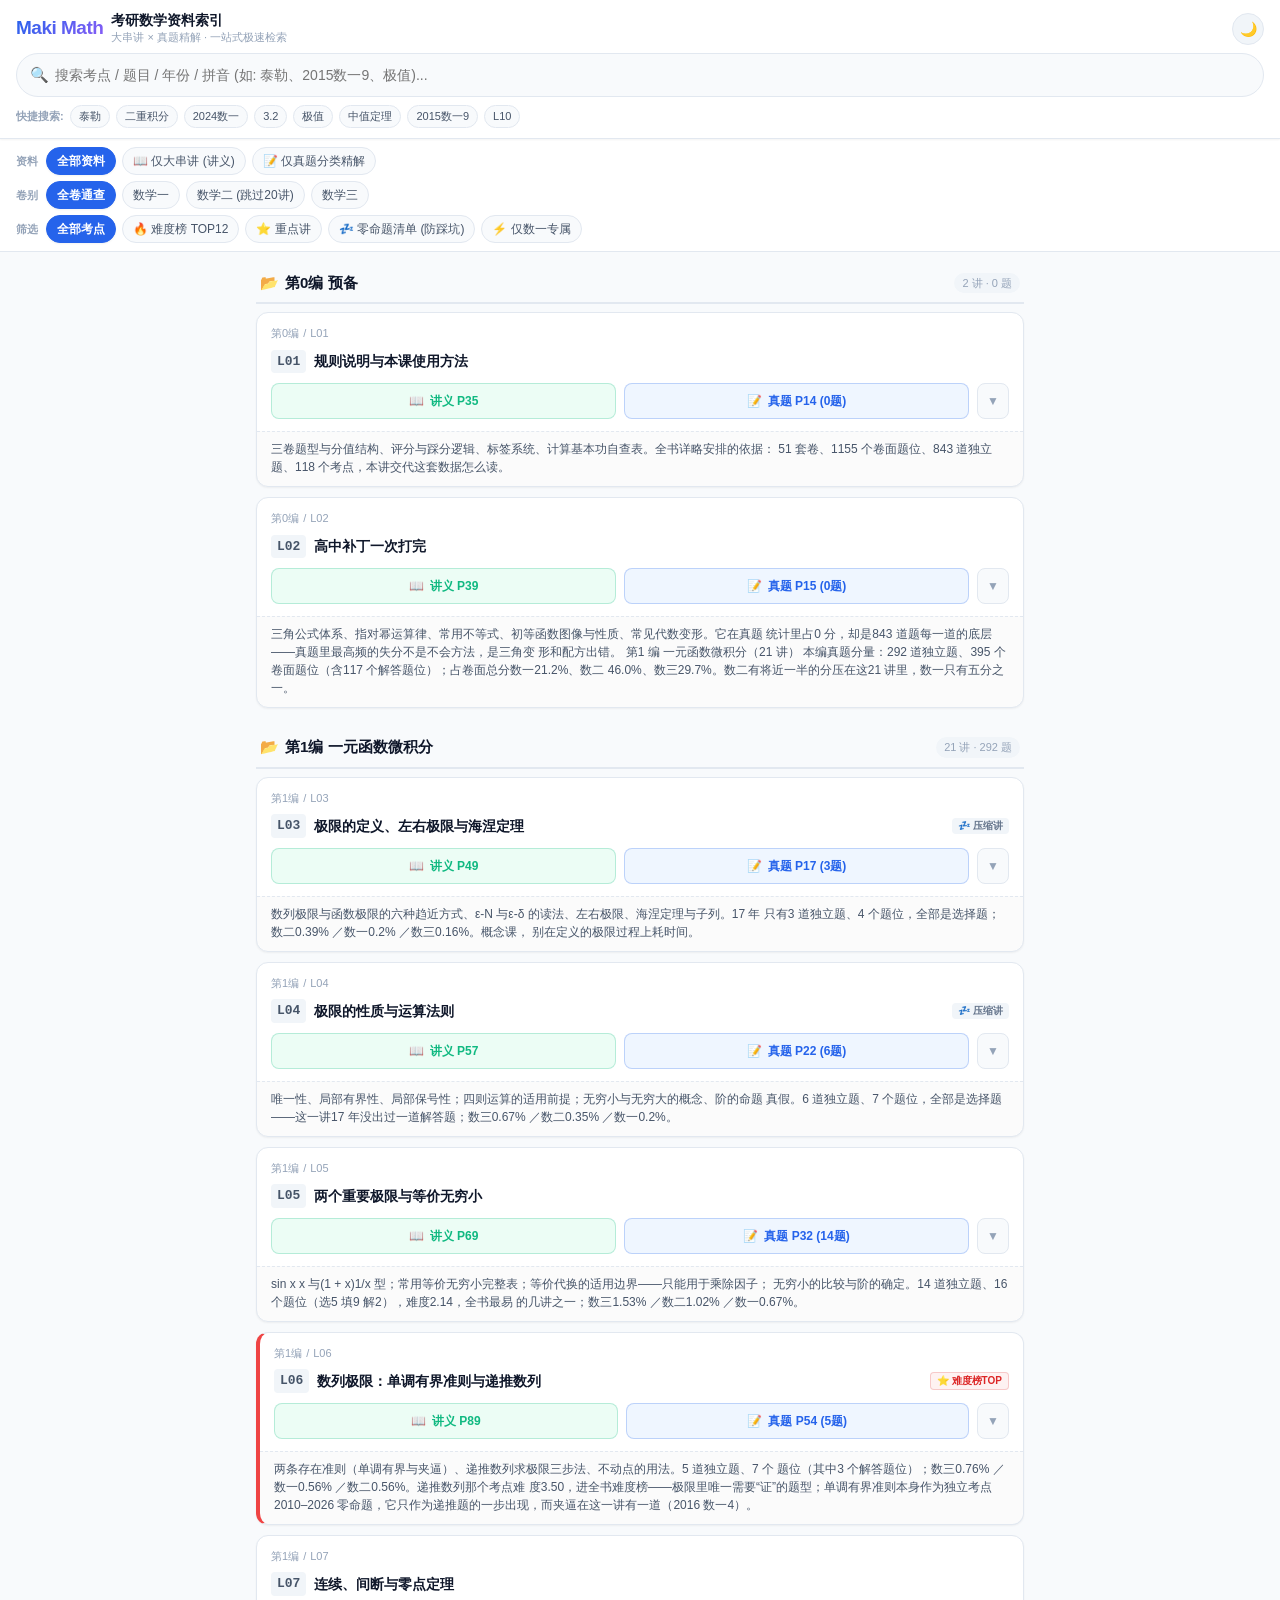
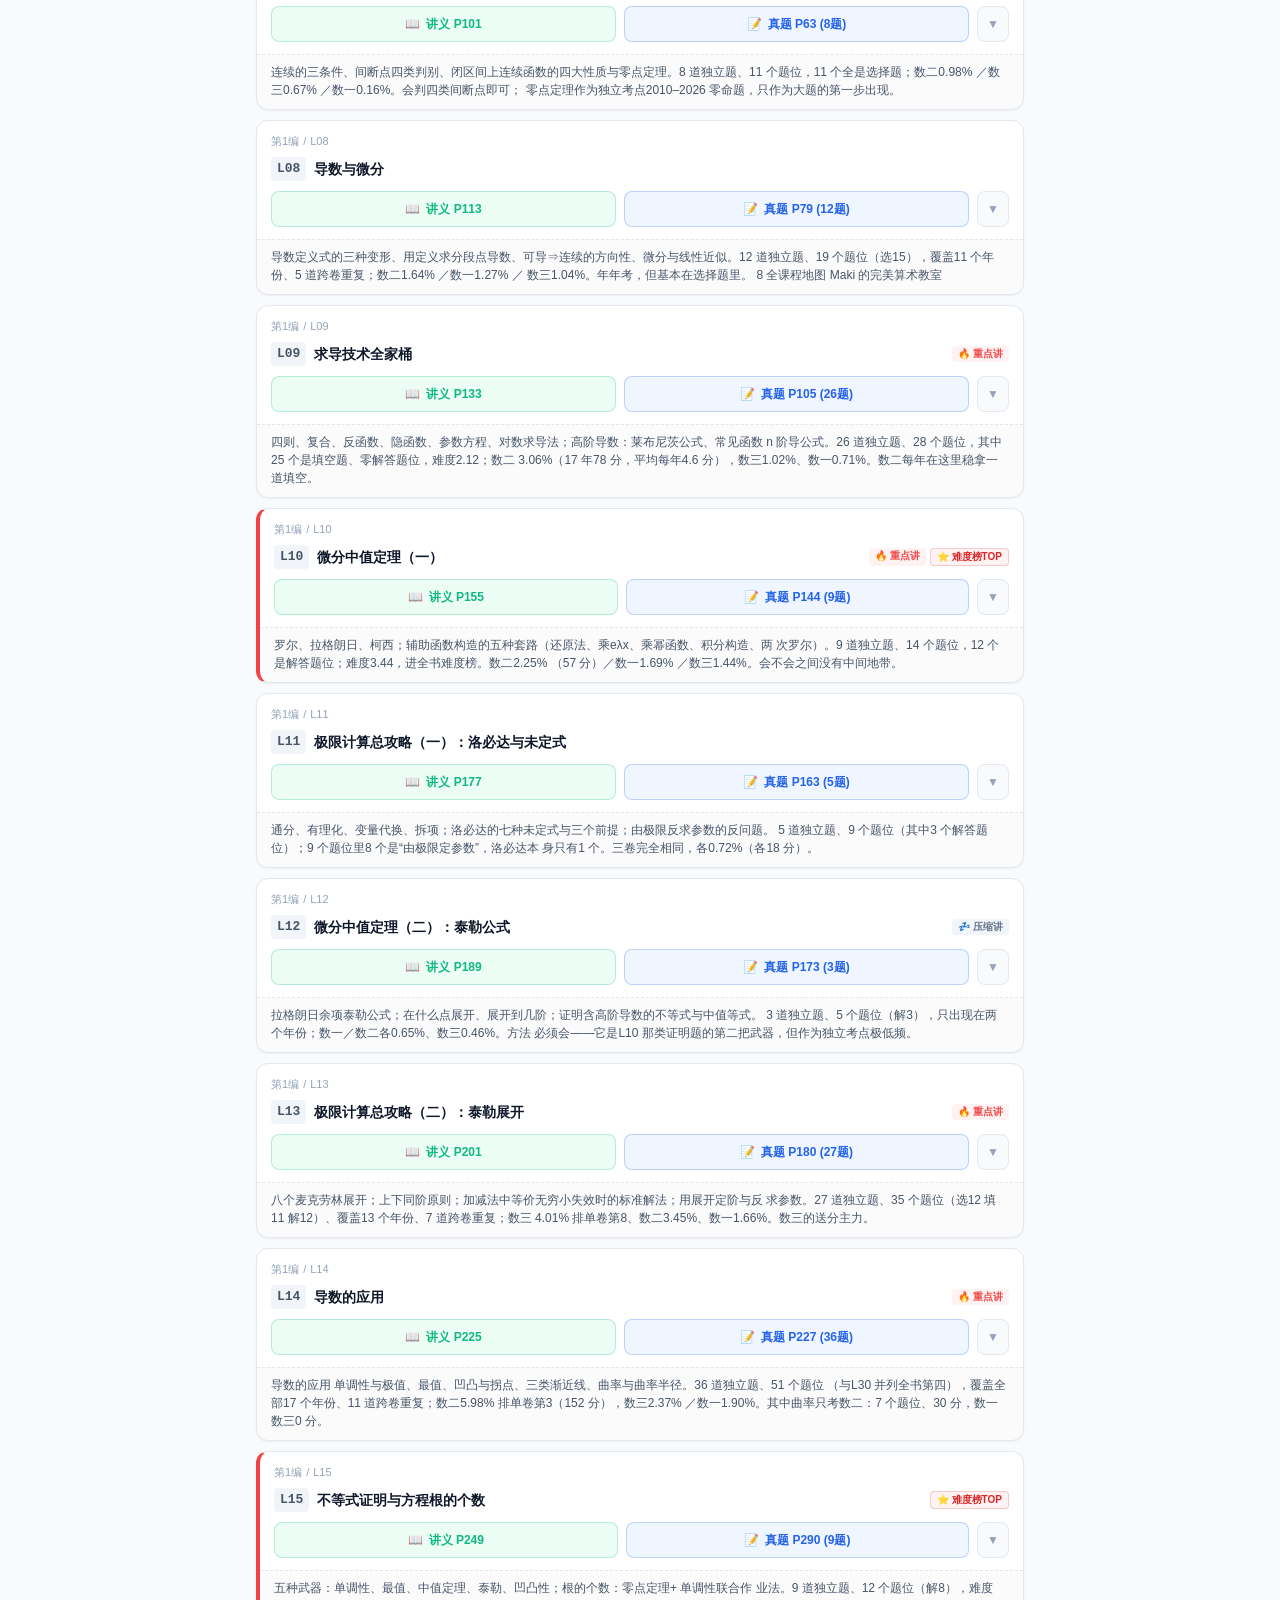
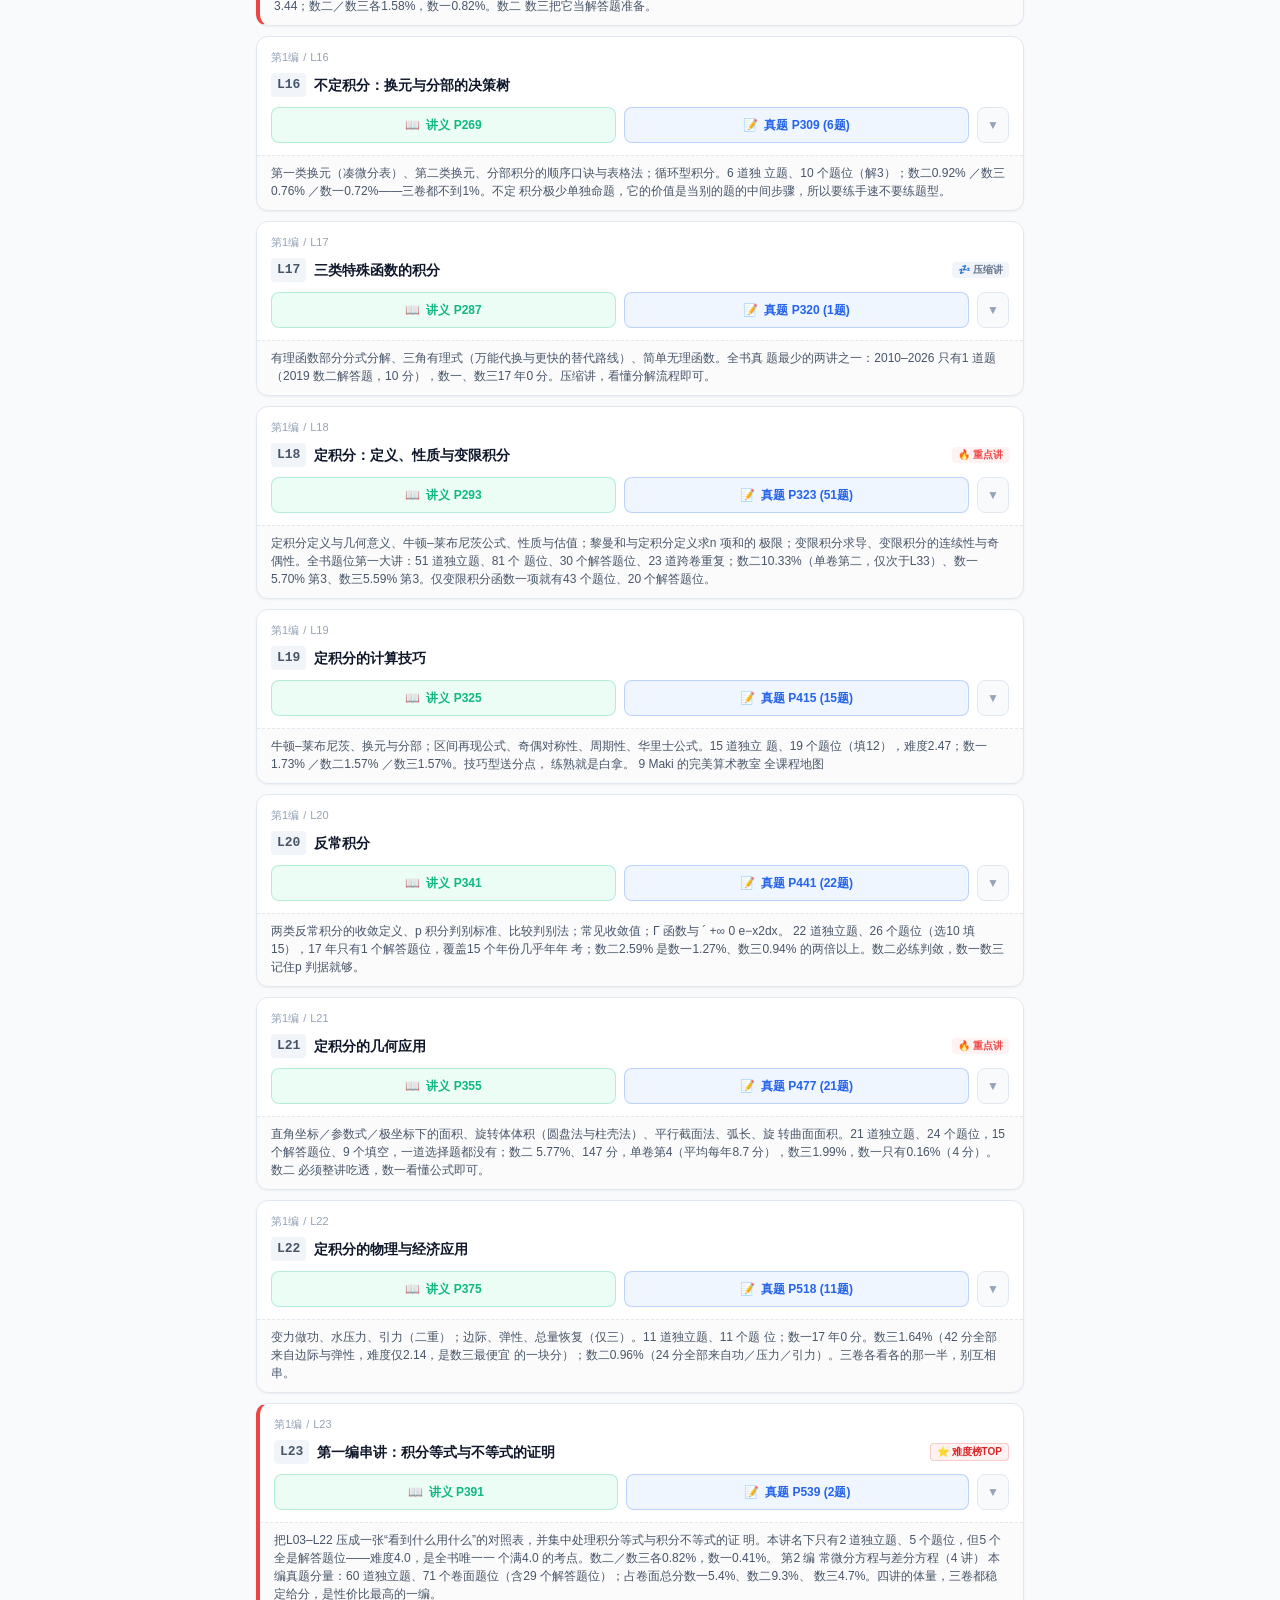
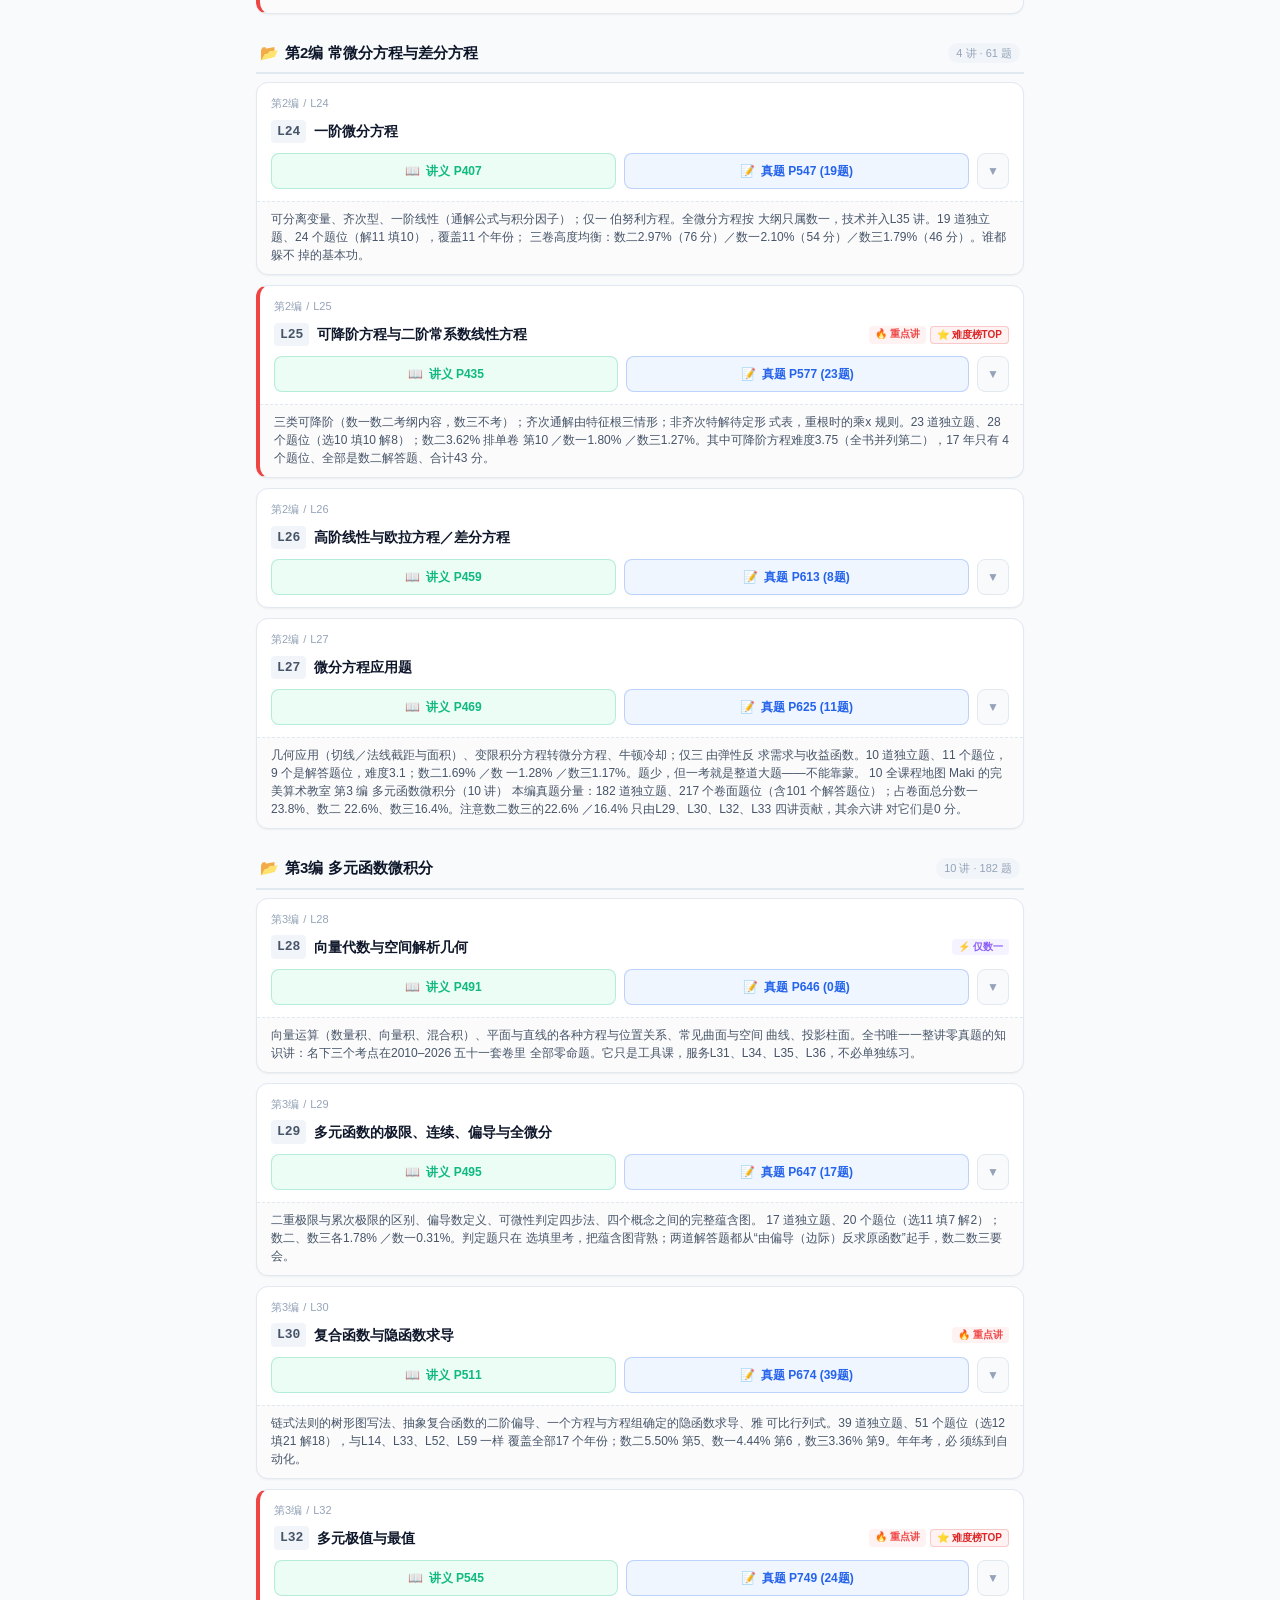
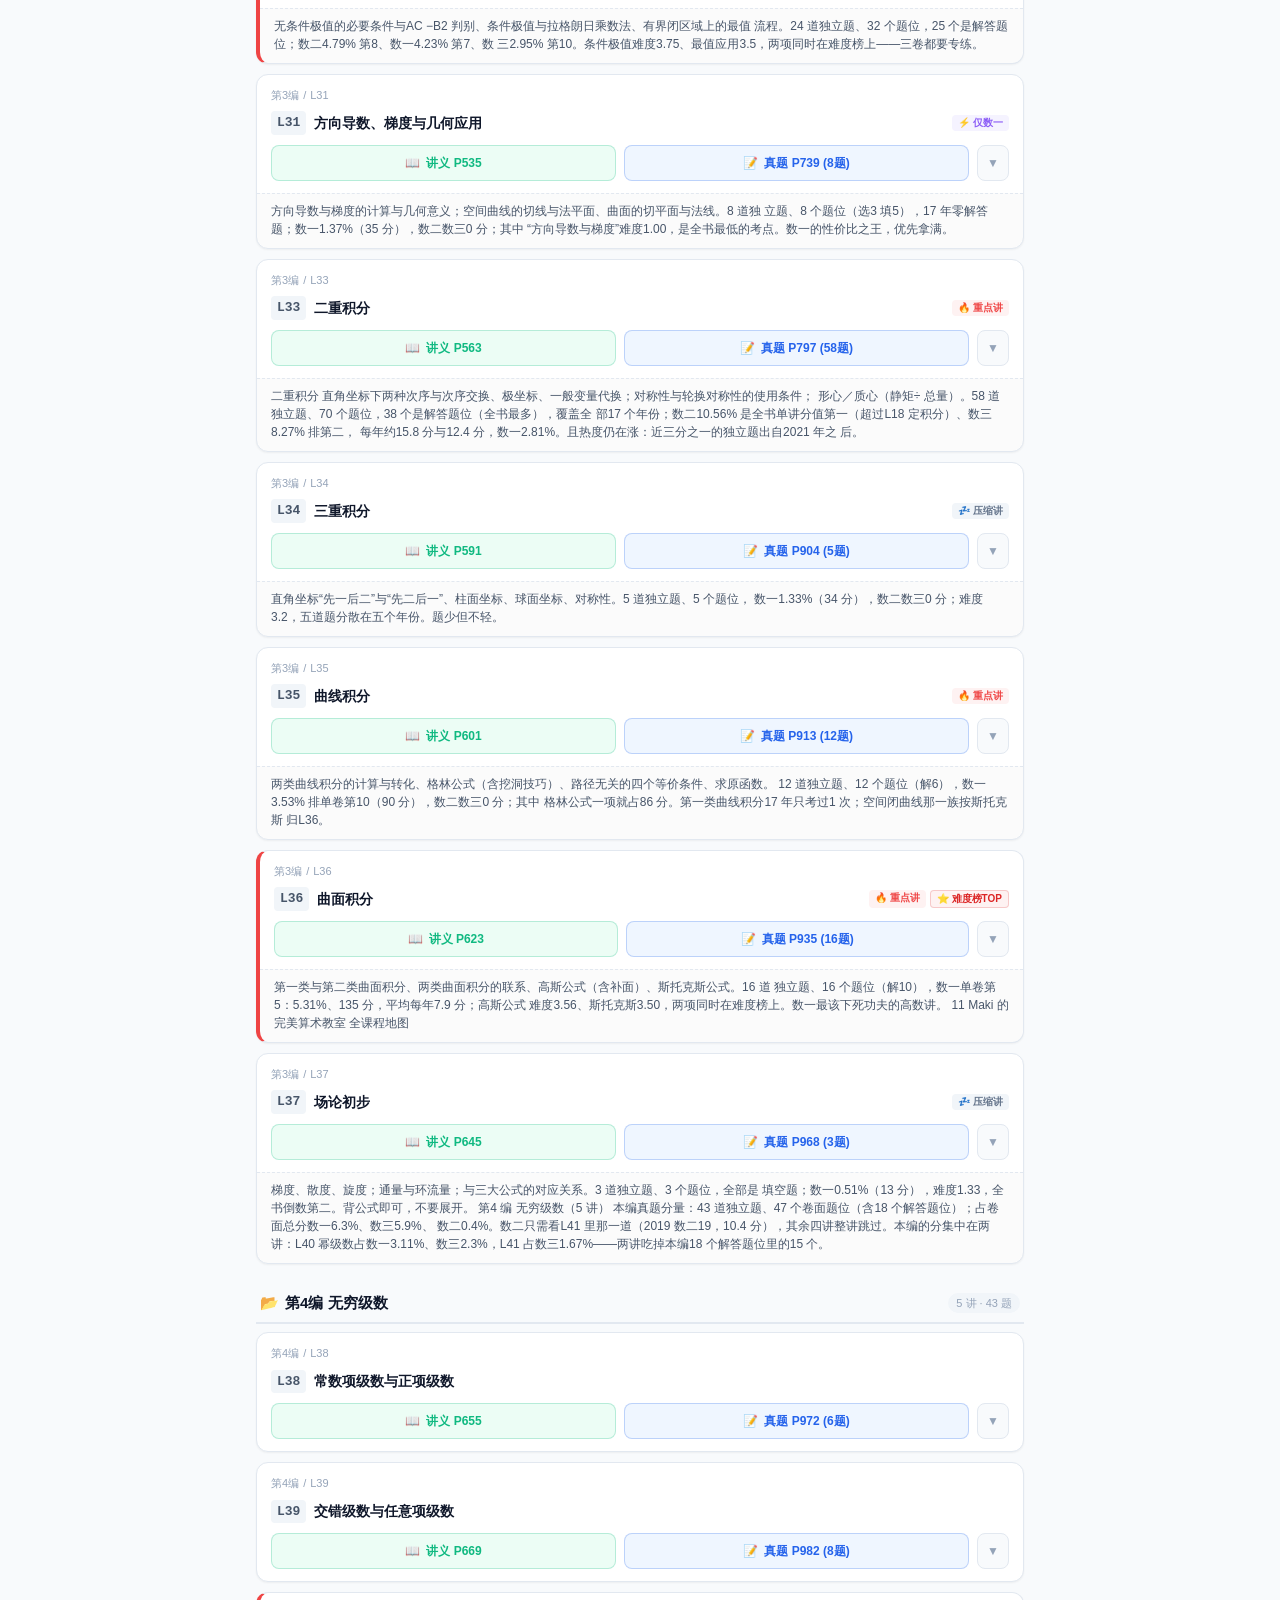
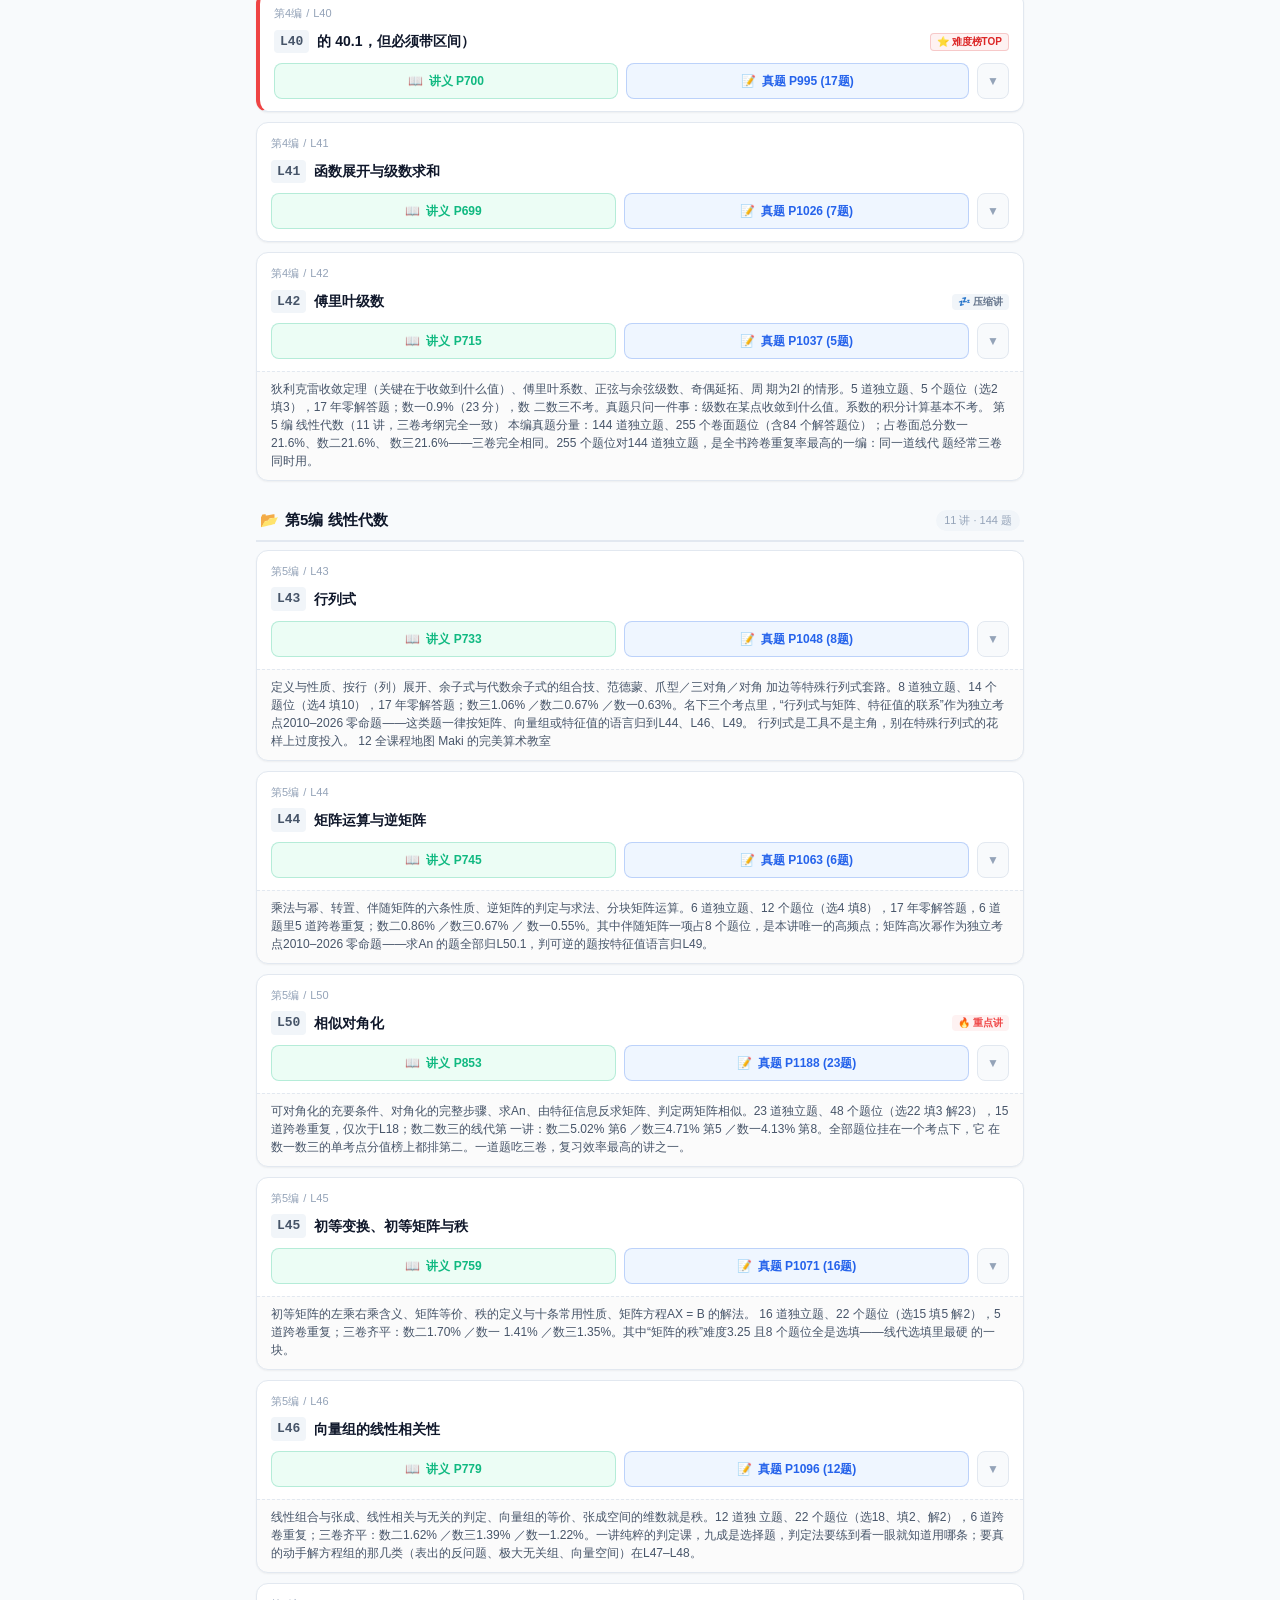
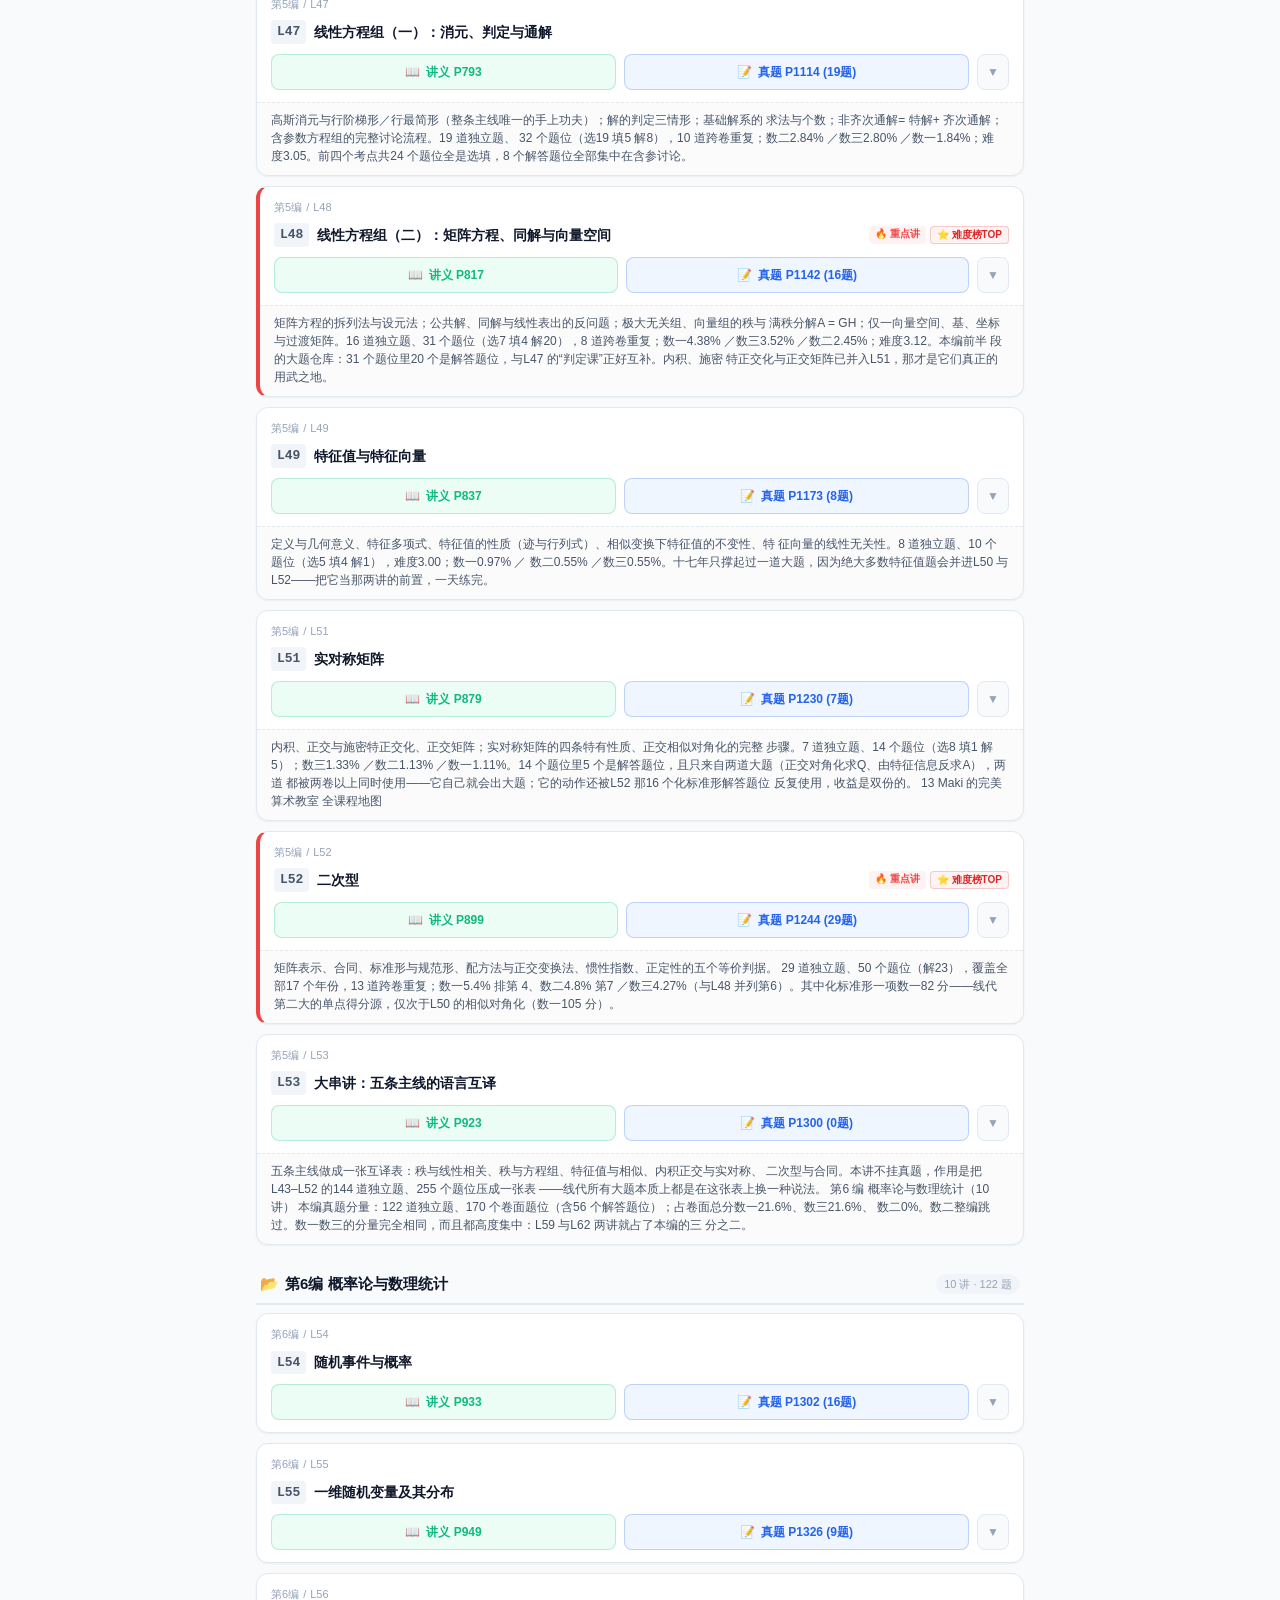
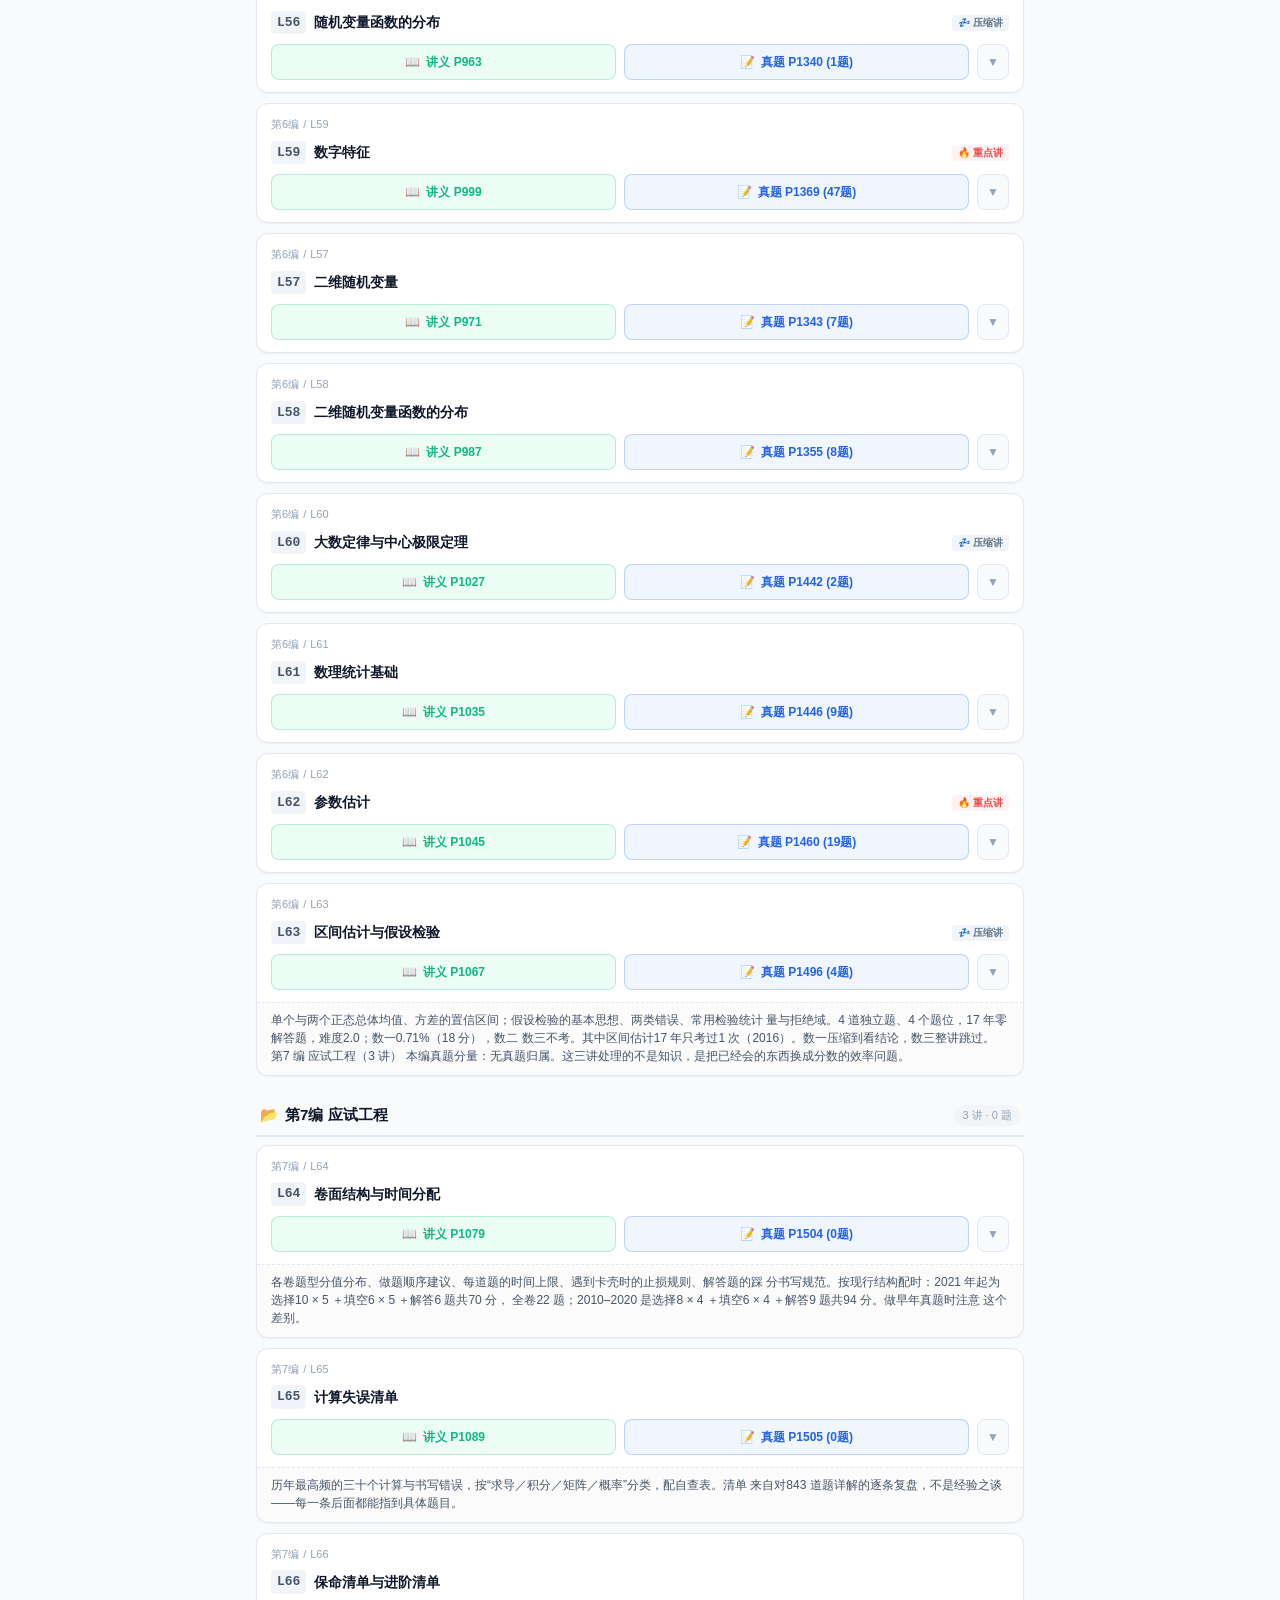
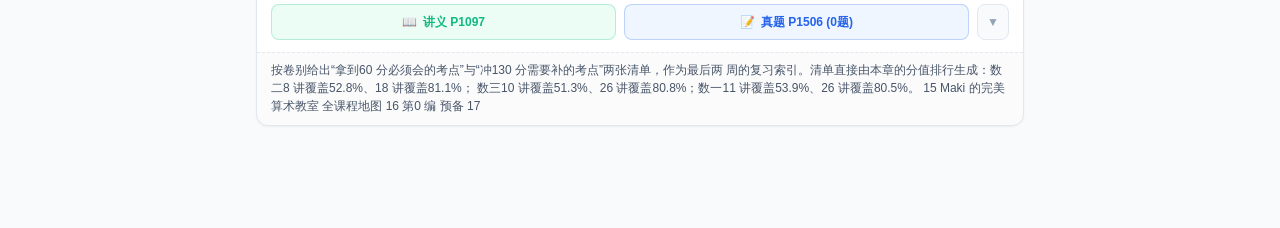
<file: index.html>
<!DOCTYPE html>
<html lang="zh-CN">
<head>
  <meta charset="UTF-8">
  <meta name="viewport" content="width=device-width, initial-scale=1.0, maximum-scale=1.0, user-scalable=no, viewport-fit=cover">
  <meta name="apple-mobile-web-app-capable" content="yes">
  <meta name="apple-mobile-web-app-status-bar-style" content="default">
  <meta name="theme-color" content="#2563eb">
  <title>Maki Math · 考研数学资料索引</title>
  <link rel="stylesheet" href="css/style.css?v=3.1">
</head>
<body>
  <!-- App Header - Pure Search Engine Theme -->
  <header class="app-header">
    <div class="header-top">
      <div class="app-title-group">
        <span class="app-logo">Maki Math</span>
        <div>
          <div style="font-weight:700;font-size:14px;line-height:1.2;">考研数学资料索引</div>
          <div class="app-subtitle">大串讲 × 真题精解 · 一站式极速检索</div>
        </div>
      </div>
      <div class="header-actions">
        <button class="btn-icon" id="theme-toggle" title="切换暗色/亮色模式">🌙</button>
      </div>
    </div>

    <!-- Prominent Search Box -->
    <div class="search-wrapper">
      <span class="search-icon">🔍</span>
      <input type="search" id="search-input" class="search-input" placeholder="搜索考点 / 题目 / 年份 / 拼音 (如: 泰勒、2015数一9、极值)..." autocomplete="off">
      <button class="search-clear" id="search-clear">✕</button>
    </div>

    <!-- Hot Search Keywords -->
    <div class="hot-search-row">
      <span class="hot-label">快捷搜索:</span>
      <span class="hot-tag" data-query="泰勒">泰勒</span>
      <span class="hot-tag" data-query="二重积分">二重积分</span>
      <span class="hot-tag" data-query="2024数一">2024数一</span>
      <span class="hot-tag" data-query="3.2">3.2</span>
      <span class="hot-tag" data-query="极值">极值</span>
      <span class="hot-tag" data-query="中值定理">中值定理</span>
      <span class="hot-tag" data-query="2015数一9">2015数一9</span>
      <span class="hot-tag" data-query="L10">L10</span>
    </div>
  </header>

  <!-- Quick Filter Navigator -->
  <nav class="filter-container">
    <!-- Perspective Switcher -->
    <div class="filter-row" style="margin-bottom: 6px;">
      <span class="filter-label">资料</span>
      <div class="chip chip-view active" data-view="all">全部资料</div>
      <div class="chip chip-view" data-view="lecture">📖 仅大串讲 (讲义)</div>
      <div class="chip chip-view" data-view="exercise">📝 仅真题分类精解</div>
    </div>
    <!-- Exam Filter -->
    <div class="filter-row" style="margin-bottom: 6px;">
      <span class="filter-label">卷别</span>
      <div class="chip chip-exam active" data-exam="all">全卷通查</div>
      <div class="chip chip-exam" data-exam="math1">数学一</div>
      <div class="chip chip-exam" data-exam="math2">数学二 (跳过20讲)</div>
      <div class="chip chip-exam" data-exam="math3">数学三</div>
    </div>
    <!-- Priority Filter -->
    <div class="filter-row">
      <span class="filter-label">筛选</span>
      <div class="chip chip-tag active" data-tag="all">全部考点</div>
      <div class="chip chip-tag chip-fire" data-tag="top_diff">🔥 难度榜 TOP12</div>
      <div class="chip chip-tag chip-warn" data-tag="key">⭐ 重点讲</div>
      <div class="chip chip-tag chip-info" data-tag="zero">💤 零命题清单 (防踩坑)</div>
      <div class="chip chip-tag" data-tag="math1_only">⚡ 仅数一专属</div>
    </div>
  </nav>

  <!-- Dynamic Banner for Math 2 / In-App Browser -->
  <div id="status-banner" style="display: none;"></div>

  <!-- Recent History Section (纯本地查阅历史) -->
  <section id="recent-section" class="recent-history-section" style="display: none;">
    <div class="recent-header">
      <div class="recent-title">
        <span>🕘</span>
        <span>最近查阅资料</span>
      </div>
      <button class="recent-clear" id="recent-clear">清空历史</button>
    </div>
    <div class="recent-chips-flow" id="recent-flow"></div>
  </section>

  <!-- Main Content Flow -->
  <main class="main-container">
    <!-- Regular Browse Area (3-level hierarchy) -->
    <div id="content-area">
      <div class="empty-state">
        <div class="empty-icon">⏳</div>
        <div>正在加载考研大串讲与真题索引...</div>
      </div>
    </div>

    <!-- Instant Search Results Area (3-column categorization) -->
    <div id="search-results" class="search-results-section"></div>
  </main>

  <!-- Load Data and Application Logic -->
  <script src="data/math_data.js?v=3.1"></script>
  <script src="js/app.js?v=3.1"></script>
</body>
</html>
</file>
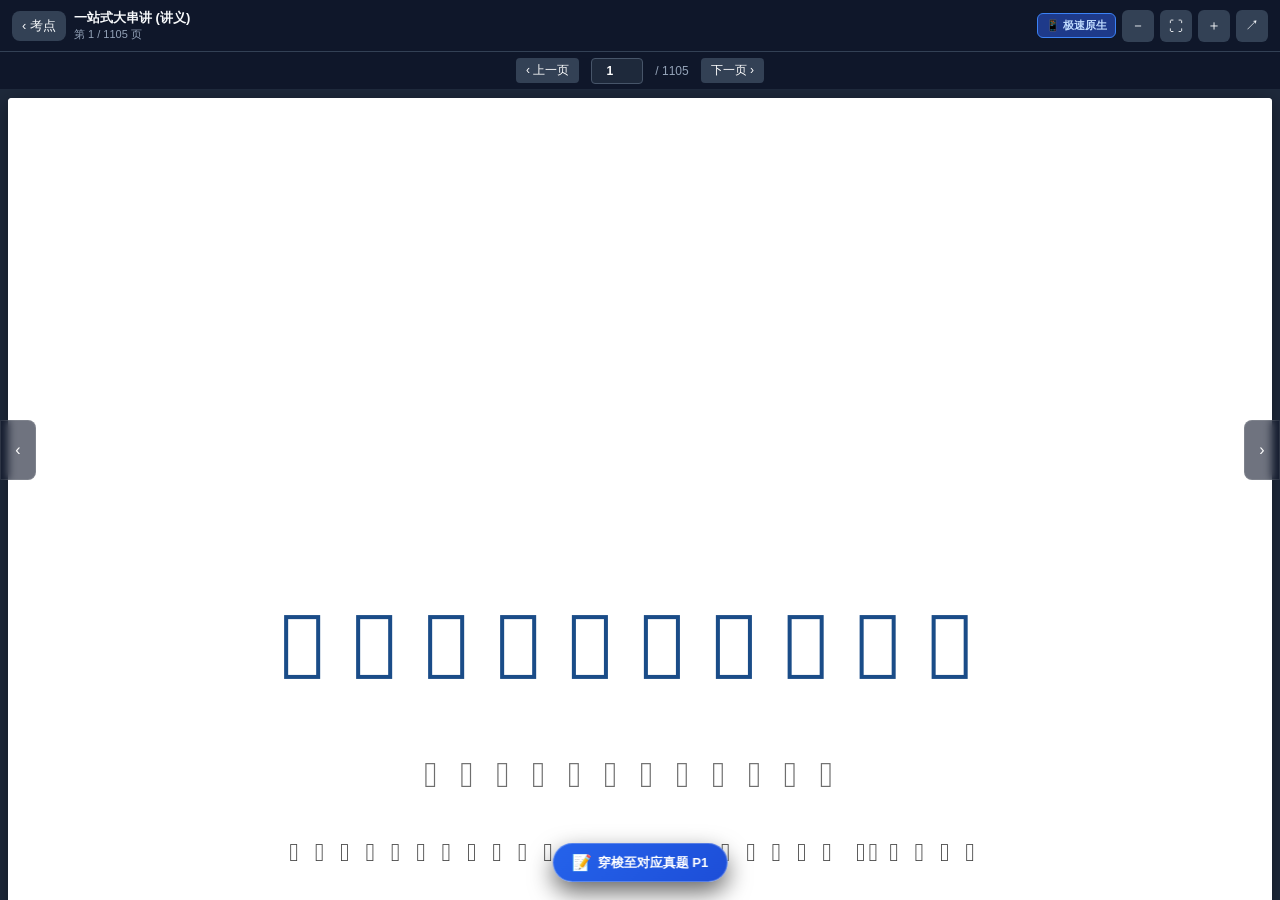
<file: viewer.html>
<!DOCTYPE html>
<html lang="zh-CN">
<head>
  <meta charset="UTF-8">
  <meta name="viewport" content="width=device-width, initial-scale=1.0, maximum-scale=1.0, user-scalable=no, viewport-fit=cover">
  <meta name="apple-mobile-web-app-capable" content="yes">
  <meta name="apple-mobile-web-app-status-bar-style" content="black-translucent">
  <meta name="theme-color" content="#0f172a">
  <title>考研数学 原PDF阅读器</title>
  <link rel="stylesheet" href="css/viewer.css?v=3.1">
  <script src="lib/pdfjs/pdf.min.js"></script>
</head>
<body>
  <div class="viewer-app">
    <!-- Topbar -->
    <header class="viewer-topbar">
      <div class="topbar-left">
        <a href="index.html" class="btn-back">‹ 考点</a>
        <div class="doc-info">
          <span class="doc-title" id="doc-title">加载中...</span>
          <span class="doc-page-info" id="page-info">第 -- 页</span>
        </div>
      </div>
      <div class="topbar-right">
        <button class="btn-mode-toggle" id="btn-mode-toggle" title="在原生PDF与高清Canvas之间切换">📱 极速原生</button>
        <button class="btn-tool" id="btn-zoom-out" title="缩小">－</button>
        <button class="btn-tool" id="btn-zoom-fit" title="适应屏幕">⛶</button>
        <button class="btn-tool" id="btn-zoom-in" title="放大">＋</button>
        <a class="btn-tool" id="btn-native-open" target="_blank" title="浏览器原生全屏打开 (支持批注)" style="text-decoration:none;">↗</a>
      </div>
    </header>

    <!-- Page Nav Sub-bar -->
    <div class="page-nav-bar" id="page-nav-bar">
      <button class="page-btn" id="btn-prev">‹ 上一页</button>
      <input type="number" id="page-input" class="page-input" value="1" min="1">
      <span id="total-pages" style="color:var(--text-dim);font-size:12px;">/ --</span>
      <button class="page-btn" id="btn-next">下一页 ›</button>
    </div>

    <!-- Edge Quick Tappers for One-Hand Navigation -->
    <div id="edge-prev" class="edge-nav-btn edge-nav-left" title="上一页">‹</div>
    <div id="edge-next" class="edge-nav-btn edge-nav-right" title="下一页">›</div>

    <!-- Canvas Viewport -->
    <main class="canvas-viewport" id="canvas-viewport">
      <canvas id="pdf-canvas"></canvas>
      <iframe id="native-frame"></iframe>

      <!-- Loading Overlay with Progress -->
      <div class="loading-overlay" id="loading-overlay">
        <div class="spinner"></div>
        <div id="loading-text" style="font-size:13px;font-weight:600;color:#f8fafc;">正在从云端加载原书...</div>
        <div class="progress-container">
          <div id="progress-bar"></div>
        </div>
        <div id="loading-hint" style="font-size:11px;color:#94a3b8;">首开需加载原书，正在缓冲...</div>
        <a id="btn-slow-fallback" href="#" class="btn-fallback-action" style="display:none;">🚀 慢？点此用手机原生引擎秒开</a>
      </div>
    </main>

    <!-- Killer Feature: Floating Shuttle Capsule (穿梭胶囊) -->
    <div id="shuttle-capsule" class="shuttle-capsule">
      <span id="capsule-icon" class="capsule-icon">⇄</span>
      <span id="capsule-text" class="capsule-text">穿梭对应真题/讲义</span>
    </div>
  </div>

  <script src="js/viewer.js?v=3.1"></script>
</body>
</html>
</file>
<file: css/style.css>
/* Mobile-First Modern Theme for Maki Math Search & Reference Index */
:root {
  --bg-primary: #f8fafc;
  --bg-card: #ffffff;
  --bg-card-hover: #f1f5f9;
  --text-primary: #0f172a;
  --text-secondary: #475569;
  --text-muted: #94a3b8;
  --border-color: #e2e8f0;
  
  --primary: #2563eb;
  --primary-light: #eff6ff;
  --primary-hover: #1d4ed8;

  --accent-green: #10b981;
  --accent-green-light: #ecfdf5;
  --accent-orange: #f59e0b;
  --accent-orange-light: #fffbeb;
  --accent-red: #ef4444;
  --accent-red-light: #fef2f2;
  --accent-purple: #8b5cf6;
  --accent-purple-light: #f5f3ff;
  --accent-gray: #64748b;
  --accent-gray-light: #f1f5f9;

  --shadow-sm: 0 1px 2px 0 rgb(0 0 0 / 0.05);
  --shadow-md: 0 4px 6px -1px rgb(0 0 0 / 0.1), 0 2px 4px -2px rgb(0 0 0 / 0.1);
  --shadow-lg: 0 10px 15px -3px rgb(0 0 0 / 0.1), 0 4px 6px -4px rgb(0 0 0 / 0.1);
  --radius-sm: 8px;
  --radius-md: 12px;
  --radius-lg: 16px;
  --radius-full: 9999px;
}

@media (prefers-color-scheme: dark) {
  :root {
    --bg-primary: #090d16;
    --bg-card: #131b2e;
    --bg-card-hover: #1e293b;
    --text-primary: #f8fafc;
    --text-secondary: #cbd5e1;
    --text-muted: #64748b;
    --border-color: #24324d;
    
    --primary: #3b82f6;
    --primary-light: #172554;
    --primary-hover: #60a5fa;

    --accent-green: #10b981;
    --accent-green-light: #064e3b;
    --accent-orange: #f59e0b;
    --accent-orange-light: #451a03;
    --accent-red: #f87171;
    --accent-red-light: #450a0a;
    --accent-purple: #a78bfa;
    --accent-purple-light: #2e1065;
    --accent-gray: #94a3b8;
    --accent-gray-light: #1e293b;
  }
}

body.dark-theme {
  --bg-primary: #090d16;
  --bg-card: #131b2e;
  --bg-card-hover: #1e293b;
  --text-primary: #f8fafc;
  --text-secondary: #cbd5e1;
  --text-muted: #64748b;
  --border-color: #24324d;
  --primary-light: #172554;
}

body.light-theme {
  --bg-primary: #f8fafc;
  --bg-card: #ffffff;
  --bg-card-hover: #f1f5f9;
  --text-primary: #0f172a;
  --text-secondary: #475569;
  --text-muted: #94a3b8;
  --border-color: #e2e8f0;
  --primary-light: #eff6ff;
}

* {
  box-sizing: border-box;
  margin: 0;
  padding: 0;
  -webkit-tap-highlight-color: transparent;
}

body {
  font-family: -apple-system, BlinkMacSystemFont, "PingFang SC", "Hiragino Sans GB", "Microsoft YaHei", "Segoe UI", Roboto, sans-serif;
  background-color: var(--bg-primary);
  color: var(--text-primary);
  line-height: 1.5;
  font-size: 14px;
  min-height: 100vh;
  padding-bottom: 70px;
}

/* App Header - Search Engine Style */
.app-header {
  position: sticky;
  top: 0;
  z-index: 100;
  background-color: var(--bg-card);
  border-bottom: 1px solid var(--border-color);
  backdrop-filter: blur(12px);
  -webkit-backdrop-filter: blur(12px);
  padding: 12px 16px 10px 16px;
  box-shadow: var(--shadow-sm);
}

.header-top {
  display: flex;
  align-items: center;
  justify-content: space-between;
  margin-bottom: 8px;
}

.app-title-group {
  display: flex;
  align-items: center;
  gap: 8px;
}

.app-logo {
  font-size: 19px;
  background: linear-gradient(135deg, #2563eb, #8b5cf6);
  -webkit-background-clip: text;
  -webkit-text-fill-color: transparent;
  font-weight: 800;
  letter-spacing: -0.5px;
}

.app-subtitle {
  font-size: 11px;
  color: var(--text-muted);
  font-weight: 500;
}

.header-actions {
  display: flex;
  gap: 8px;
}

.btn-icon {
  background: var(--bg-card-hover);
  border: 1px solid var(--border-color);
  color: var(--text-secondary);
  width: 32px;
  height: 32px;
  border-radius: var(--radius-full);
  display: flex;
  align-items: center;
  justify-content: center;
  cursor: pointer;
  font-size: 14px;
  transition: all 0.2s;
}

.btn-icon:hover {
  background: var(--primary-light);
  color: var(--primary);
  border-color: var(--primary);
}

/* Prominent Search Box */
.search-wrapper {
  position: relative;
  display: flex;
  align-items: center;
}

.search-icon {
  position: absolute;
  left: 14px;
  color: var(--primary);
  font-size: 15px;
  pointer-events: none;
}

.search-input {
  width: 100%;
  height: 44px;
  padding: 0 38px 0 38px;
  background: var(--bg-primary);
  border: 1.5px solid var(--border-color);
  border-radius: var(--radius-full);
  color: var(--text-primary);
  font-size: 14px;
  font-weight: 500;
  transition: all 0.2s;
  outline: none;
}

.search-input:focus {
  border-color: var(--primary);
  box-shadow: 0 0 0 3px rgba(37, 99, 235, 0.15);
  background: var(--bg-card);
}

.search-clear {
  position: absolute;
  right: 12px;
  background: none;
  border: none;
  color: var(--text-muted);
  width: 24px;
  height: 24px;
  font-size: 14px;
  cursor: pointer;
  display: none;
  align-items: center;
  justify-content: center;
  border-radius: var(--radius-full);
}

/* Hot Search Suggestion Tags */
.hot-search-row {
  display: flex;
  align-items: center;
  gap: 6px;
  margin-top: 8px;
  overflow-x: auto;
  white-space: nowrap;
  scrollbar-width: none;
  font-size: 12px;
}
.hot-search-row::-webkit-scrollbar {
  display: none;
}

.hot-label {
  color: var(--text-muted);
  font-size: 11px;
  font-weight: 600;
  flex-shrink: 0;
}

.hot-tag {
  background: var(--bg-primary);
  color: var(--text-secondary);
  border: 1px solid var(--border-color);
  padding: 2px 8px;
  border-radius: var(--radius-full);
  font-size: 11px;
  cursor: pointer;
  user-select: none;
  transition: all 0.15s;
}

.hot-tag:hover, .hot-tag:active {
  background: var(--primary-light);
  color: var(--primary);
  border-color: var(--primary);
}

/* Quick Filter Container */
.filter-container {
  padding: 8px 16px;
  background: var(--bg-card);
  border-bottom: 1px solid var(--border-color);
  overflow-x: auto;
  white-space: nowrap;
  scrollbar-width: none;
}
.filter-container::-webkit-scrollbar {
  display: none;
}

.filter-row {
  display: flex;
  gap: 6px;
  align-items: center;
}

.filter-label {
  font-size: 11px;
  font-weight: 700;
  color: var(--text-muted);
  margin-right: 2px;
}

.chip {
  display: inline-flex;
  align-items: center;
  gap: 4px;
  padding: 4px 10px;
  border-radius: var(--radius-full);
  font-size: 12px;
  font-weight: 500;
  background: var(--bg-primary);
  color: var(--text-secondary);
  border: 1px solid var(--border-color);
  cursor: pointer;
  user-select: none;
  transition: all 0.2s;
}

.chip:hover {
  background: var(--bg-card-hover);
}

.chip.active {
  background: var(--primary);
  color: #ffffff;
  border-color: var(--primary);
  font-weight: 600;
  box-shadow: var(--shadow-sm);
}

.chip.chip-fire.active {
  background: linear-gradient(135deg, #f97316, #ef4444);
  border-color: #ef4444;
}

.chip.chip-warn.active {
  background: linear-gradient(135deg, #eab308, #ca8a04);
  border-color: #ca8a04;
}

.chip.chip-info.active {
  background: linear-gradient(135deg, #64748b, #475569);
  border-color: #475569;
}

.chip[data-view="exercise"].active {
  background: linear-gradient(135deg, #ea580c, #c2410c);
  border-color: #c2410c;
  color: #ffffff;
  box-shadow: 0 2px 8px rgba(234, 88, 12, 0.35);
}

.chip[data-view="lecture"].active {
  background: linear-gradient(135deg, #059669, #047857);
  border-color: #047857;
  color: #ffffff;
  box-shadow: 0 2px 8px rgba(5, 150, 105, 0.35);
}

/* Recent History Box */
.recent-history-section {
  background: var(--bg-card);
  border: 1px solid var(--border-color);
  border-radius: var(--radius-md);
  margin: 12px 16px 0 16px;
  padding: 10px 14px;
  box-shadow: var(--shadow-sm);
}

.recent-header {
  display: flex;
  align-items: center;
  justify-content: space-between;
  margin-bottom: 8px;
}

.recent-title {
  font-size: 12px;
  font-weight: 700;
  color: var(--text-secondary);
  display: flex;
  align-items: center;
  gap: 4px;
}

.recent-clear {
  background: none;
  border: none;
  font-size: 11px;
  color: var(--text-muted);
  cursor: pointer;
}

.recent-chips-flow {
  display: flex;
  flex-wrap: wrap;
  gap: 6px;
}

.recent-chip {
  display: inline-flex;
  align-items: center;
  gap: 4px;
  padding: 4px 10px;
  border-radius: var(--radius-sm);
  background: var(--bg-primary);
  border: 1px solid var(--border-color);
  font-size: 11px;
  font-weight: 500;
  color: var(--text-secondary);
  text-decoration: none;
  transition: all 0.15s;
}

.recent-chip:hover {
  background: var(--primary-light);
  color: var(--primary);
  border-color: var(--primary);
}

/* Status Banner */
.status-banner {
  margin: 10px 16px 0 16px;
  padding: 10px 14px;
  border-radius: var(--radius-md);
  font-size: 12px;
  display: flex;
  align-items: flex-start;
  gap: 8px;
  line-height: 1.4;
}

.banner-math2 {
  background: var(--accent-orange-light);
  border: 1px solid rgba(245, 158, 11, 0.3);
  color: #b45309;
}

body.dark-theme .banner-math2 {
  color: #fbbf24;
}

.banner-exercise {
  background: #fff7ed;
  color: #c2410c;
  border: 1px solid #fdba74;
}

body.dark-theme .banner-exercise {
  background: rgba(234, 88, 12, 0.15);
  color: #fdba74;
  border-color: rgba(234, 88, 12, 0.35);
}

.banner-lecture {
  background: #ecfdf5;
  color: #047857;
  border: 1px solid #6ee7b7;
}

body.dark-theme .banner-lecture {
  background: rgba(16, 185, 129, 0.15);
  color: #6ee7b7;
  border-color: rgba(16, 185, 129, 0.35);
}

.banner-math1 {
  background: var(--accent-purple-light);
  color: var(--accent-purple);
  border: 1px solid rgba(139, 92, 246, 0.3);
}

/* Main Container */
.main-container {
  max-width: 800px;
  margin: 0 auto;
  padding: 12px 16px;
}

/* Search Categories (三段式分流) */
.search-category-block {
  margin-bottom: 20px;
}

.search-cat-title {
  font-size: 13px;
  font-weight: 700;
  margin-bottom: 8px;
  display: flex;
  align-items: center;
  gap: 6px;
}

.search-cat-title.cat-lecture {
  color: var(--primary);
}

.search-cat-title.cat-exercise {
  color: var(--accent-orange);
}

.search-cat-title.cat-subtopic {
  color: var(--accent-green);
}

/* Breadcrumb Trail */
.breadcrumb-trail {
  font-size: 11px;
  color: var(--text-muted);
  display: flex;
  align-items: center;
  gap: 4px;
  margin-bottom: 2px;
}

/* Part Header */
.part-group {
  margin-bottom: 20px;
}

.part-header {
  display: flex;
  align-items: center;
  justify-content: space-between;
  padding: 8px 4px;
  margin-bottom: 8px;
  border-bottom: 2px solid var(--border-color);
}

.part-title {
  font-size: 15px;
  font-weight: 700;
  color: var(--text-primary);
  display: flex;
  align-items: center;
  gap: 6px;
}

.part-badge {
  font-size: 11px;
  padding: 2px 8px;
  border-radius: var(--radius-full);
  background: var(--bg-card-hover);
  color: var(--text-muted);
  font-weight: 500;
}

/* Lecture Card */
.lecture-card {
  background: var(--bg-card);
  border: 1px solid var(--border-color);
  border-radius: var(--radius-md);
  margin-bottom: 10px;
  box-shadow: var(--shadow-sm);
  overflow: hidden;
  transition: all 0.2s;
}

.lecture-card:hover {
  border-color: rgba(37, 99, 235, 0.4);
}

.lecture-card.math2-skip {
  opacity: 0.6;
  background: var(--bg-card-hover);
  border-style: dashed;
}

.lecture-card.has-top-diff {
  border-left: 4px solid var(--accent-red);
}

.lecture-header {
  padding: 12px 14px;
  cursor: pointer;
  display: flex;
  flex-direction: column;
  gap: 6px;
}

.card-top-row {
  display: flex;
  align-items: center;
  justify-content: space-between;
  gap: 8px;
}

.code-title-group {
  display: flex;
  align-items: center;
  gap: 8px;
  flex: 1;
}

.lec-code {
  font-family: ui-monospace, SFMono-Regular, Menlo, monospace;
  font-size: 13px;
  font-weight: 700;
  padding: 2px 6px;
  border-radius: 4px;
  background: var(--bg-card-hover);
  color: var(--text-secondary);
}

.lec-title {
  font-size: 14px;
  font-weight: 600;
  color: var(--text-primary);
  line-height: 1.3;
}

.badges-group {
  display: flex;
  flex-wrap: wrap;
  gap: 4px;
}

.badge {
  font-size: 10px;
  padding: 2px 6px;
  border-radius: 4px;
  font-weight: 600;
  line-height: 1.2;
}

.badge-red {
  background: var(--accent-red-light);
  color: var(--accent-red);
}

.badge-gray {
  background: var(--accent-gray-light);
  color: var(--accent-gray);
}

.badge-orange {
  background: var(--accent-orange-light);
  color: var(--accent-orange);
}

.badge-purple {
  background: var(--accent-purple-light);
  color: var(--accent-purple);
}

.badge-diff {
  background: #fef2f2;
  color: #dc2626;
  border: 1px solid rgba(220, 38, 38, 0.2);
}

/* Action Buttons Grid */
.card-actions-row {
  display: flex;
  gap: 8px;
  margin-top: 4px;
}

.btn-jump {
  flex: 1;
  display: flex;
  align-items: center;
  justify-content: center;
  gap: 6px;
  padding: 8px 10px;
  border-radius: var(--radius-sm);
  font-size: 12px;
  font-weight: 600;
  text-decoration: none;
  cursor: pointer;
  border: 1px solid transparent;
  transition: all 0.15s ease;
}

.btn-lecture {
  background: var(--accent-green-light);
  color: var(--accent-green);
  border-color: rgba(16, 185, 129, 0.25);
}

.btn-lecture:hover, .btn-lecture:active {
  background: var(--accent-green);
  color: #ffffff;
}

.btn-exercise {
  background: var(--primary-light);
  color: var(--primary);
  border-color: rgba(37, 99, 235, 0.25);
}

.btn-exercise:hover, .btn-exercise:active {
  background: var(--primary);
  color: #ffffff;
}

.btn-exercise-primary {
  background: #ea580c !important;
  color: #ffffff !important;
  border-color: #ea580c !important;
  font-weight: 700 !important;
  box-shadow: 0 2px 8px rgba(234, 88, 12, 0.35) !important;
}

.btn-exercise-primary:hover, .btn-exercise-primary:active {
  background: #c2410c !important;
  border-color: #c2410c !important;
}

.btn-lecture-primary {
  background: #059669 !important;
  color: #ffffff !important;
  border-color: #059669 !important;
  font-weight: 700 !important;
  box-shadow: 0 2px 8px rgba(5, 150, 105, 0.35) !important;
}

.btn-lecture-primary:hover, .btn-lecture-primary:active {
  background: #047857 !important;
  border-color: #047857 !important;
}

.btn-jump-secondary {
  background: var(--bg-primary) !important;
  color: var(--text-secondary) !important;
  border: 1px solid var(--border-color) !important;
  font-weight: 500 !important;
  opacity: 0.85;
}

.btn-jump-secondary:hover {
  background: var(--bg-card-hover) !important;
  color: var(--text-primary) !important;
}

.view-exercise-card {
  border-color: rgba(234, 88, 12, 0.35) !important;
}

.view-lecture-card {
  border-color: rgba(16, 185, 129, 0.35) !important;
}

.btn-expand-toggle {
  background: var(--bg-primary);
  border: 1px solid var(--border-color);
  color: var(--text-muted);
  width: 32px;
  border-radius: var(--radius-sm);
  display: flex;
  align-items: center;
  justify-content: center;
  font-size: 12px;
  cursor: pointer;
}

/* Summary text */
.lec-summary-box {
  padding: 8px 14px 10px 14px;
  font-size: 12px;
  color: var(--text-secondary);
  line-height: 1.5;
  background: rgba(0, 0, 0, 0.015);
  border-top: 1px dashed var(--border-color);
}

/* Collapsible Subtopics & Questions */
.card-details {
  display: none;
  padding: 10px 14px 14px 14px;
  border-top: 1px solid var(--border-color);
  background: var(--bg-card-hover);
}

.card-details.open {
  display: block;
}

.subtopic-item {
  padding: 8px 0;
  border-bottom: 1px solid rgba(0, 0, 0, 0.05);
}

.subtopic-item:last-child {
  border-bottom: none;
}

.subtopic-header {
  display: flex;
  align-items: center;
  justify-content: space-between;
  gap: 8px;
  margin-bottom: 6px;
}

.subtopic-title-box {
  display: flex;
  align-items: center;
  gap: 6px;
}

.subtopic-code {
  font-weight: 700;
  font-size: 12px;
  color: var(--primary);
}

.subtopic-title {
  font-size: 13px;
  font-weight: 600;
  color: var(--text-primary);
}

.subtopic-jump-links {
  display: flex;
  gap: 6px;
}

.link-mini {
  font-size: 11px;
  padding: 2px 6px;
  border-radius: 4px;
  text-decoration: none;
  font-weight: 500;
  cursor: pointer;
}

.link-mini-green {
  background: var(--accent-green-light);
  color: var(--accent-green);
}

.link-mini-blue {
  background: var(--primary-light);
  color: var(--primary);
}

/* Question Chips in Subtopic */
.questions-flow {
  display: flex;
  flex-wrap: wrap;
  gap: 6px;
  margin-top: 6px;
  padding-left: 12px;
}

.q-chip {
  display: inline-flex;
  align-items: center;
  gap: 4px;
  padding: 3px 8px;
  border-radius: 6px;
  background: var(--bg-card);
  border: 1px solid var(--border-color);
  font-size: 11px;
  color: var(--text-secondary);
  text-decoration: none;
  cursor: pointer;
  transition: all 0.15s;
}

.q-chip:hover {
  background: var(--primary-light);
  color: var(--primary);
  border-color: var(--primary);
}

.q-stars {
  color: #f59e0b;
  font-size: 10px;
}

/* Search Results Specific */
.search-results-section {
  display: none;
}

.search-results-section.active {
  display: block;
}

.search-stats-bar {
  font-size: 12px;
  color: var(--text-muted);
  margin-bottom: 12px;
  padding: 4px 0;
}

/* Empty State */
.empty-state {
  text-align: center;
  padding: 36px 16px;
  color: var(--text-muted);
}

.empty-icon {
  font-size: 36px;
  margin-bottom: 8px;
}

/* Card Details Section & Question Items */
.details-section-title {
  font-size: 12px;
  font-weight: 700;
  display: flex;
  align-items: center;
  gap: 6px;
  margin-bottom: 8px;
}

.details-exercise-title {
  color: #ea580c;
}

.details-lecture-title {
  color: var(--accent-green);
}

.card-subtopics-tags {
  display: flex;
  flex-wrap: wrap;
  align-items: center;
  gap: 6px;
  margin-bottom: 10px;
  padding-bottom: 8px;
  border-bottom: 1px dashed var(--border-color);
}

.subtopics-label {
  font-size: 11px;
  font-weight: 600;
  color: var(--text-muted);
}

.subtopic-tag {
  display: inline-block;
  padding: 2px 8px;
  border-radius: var(--radius-full);
  background: var(--bg-primary);
  border: 1px solid var(--border-color);
  font-size: 11px;
  color: var(--text-secondary);
  text-decoration: none;
  transition: all 0.15s;
}

.subtopic-tag:hover {
  background: var(--primary-light);
  color: var(--primary);
  border-color: var(--primary);
}

.questions-list {
  display: flex;
  flex-direction: column;
  gap: 6px;
}

.q-item {
  display: flex;
  justify-content: space-between;
  align-items: center;
  gap: 8px;
  padding: 8px 10px;
  background: var(--bg-card);
  border: 1px solid var(--border-color);
  border-radius: var(--radius-sm);
  transition: all 0.15s;
}

.q-item:hover {
  border-color: rgba(234, 88, 12, 0.4);
}

.q-item-info {
  flex: 1;
  min-width: 0;
}

.q-item-header {
  display: flex;
  align-items: center;
  gap: 6px;
  margin-bottom: 2px;
  flex-wrap: wrap;
}

.q-item-header .q-code {
  font-weight: 700;
  font-size: 12px;
  font-family: ui-monospace, SFMono-Regular, Menlo, monospace;
  color: #ea580c;
}

.q-item-header .q-exam {
  font-size: 11px;
  font-weight: 600;
  color: var(--text-primary);
}

.q-item-header .q-stars {
  font-size: 10px;
  color: #f59e0b;
}

.q-item-info .q-title {
  font-size: 12px;
  color: var(--text-secondary);
  white-space: nowrap;
  overflow: hidden;
  text-overflow: ellipsis;
}

.q-item-actions {
  display: flex;
  flex-direction: column;
  gap: 4px;
  flex-shrink: 0;
}

@media (min-width: 480px) {
  .q-item-actions {
    flex-direction: row;
  }
}

.btn-exercise-item {
  padding: 4px 8px;
  font-size: 11px;
  background: rgba(234, 88, 12, 0.12);
  color: #c2410c;
  border: 1px solid rgba(234, 88, 12, 0.25);
  border-radius: var(--radius-sm);
  text-decoration: none;
  font-weight: 600;
  display: inline-flex;
  align-items: center;
  justify-content: center;
  transition: all 0.15s;
}

.btn-exercise-item:hover, .btn-exercise-item:active {
  background: #ea580c;
  color: #ffffff;
}

.btn-lecture-item {
  padding: 4px 8px;
  font-size: 11px;
  background: rgba(16, 185, 129, 0.12);
  color: #047857;
  border: 1px solid rgba(16, 185, 129, 0.25);
  border-radius: var(--radius-sm);
  text-decoration: none;
  font-weight: 600;
  display: inline-flex;
  align-items: center;
  justify-content: center;
  transition: all 0.15s;
}

.btn-lecture-item:hover, .btn-lecture-item:active {
  background: #059669;
  color: #ffffff;
}

body.dark-theme .btn-exercise-item {
  background: rgba(234, 88, 12, 0.25);
  color: #fdba74;
  border-color: rgba(234, 88, 12, 0.4);
}

body.dark-theme .btn-lecture-item {
  background: rgba(16, 185, 129, 0.25);
  color: #6ee7b7;
  border-color: rgba(16, 185, 129, 0.4);
}
</file>
<file: css/viewer.css>
/* Mobile PDF Viewer Stylesheet */
:root {
  --viewer-bg: #1e293b;
  --topbar-bg: #0f172a;
  --text-light: #f8fafc;
  --text-dim: #94a3b8;
  --accent-blue: #3b82f6;
  --accent-green: #10b981;
  --accent-orange: #f59e0b;
}

* {
  box-sizing: border-box;
  margin: 0;
  padding: 0;
  -webkit-tap-highlight-color: transparent;
}

body, html {
  width: 100%;
  height: 100%;
  overflow: hidden;
  background-color: var(--viewer-bg);
  font-family: -apple-system, BlinkMacSystemFont, "PingFang SC", "Hiragino Sans GB", "Segoe UI", Roboto, sans-serif;
  color: var(--text-light);
}

.viewer-app {
  display: flex;
  flex-direction: column;
  width: 100%;
  height: 100%;
  position: relative;
}

/* Top Toolbar */
.viewer-topbar {
  height: 52px;
  background: var(--topbar-bg);
  border-bottom: 1px solid #334155;
  display: flex;
  align-items: center;
  justify-content: space-between;
  padding: 0 12px;
  z-index: 50;
  flex-shrink: 0;
}

.topbar-left {
  display: flex;
  align-items: center;
  gap: 8px;
}

.btn-back {
  display: flex;
  align-items: center;
  gap: 4px;
  padding: 6px 10px;
  border-radius: 8px;
  background: #334155;
  color: var(--text-light);
  font-size: 13px;
  font-weight: 500;
  text-decoration: none;
  border: none;
  cursor: pointer;
}

.btn-back:hover {
  background: #475569;
}

.doc-info {
  display: flex;
  flex-direction: column;
  max-width: 160px;
}

.doc-title {
  font-size: 13px;
  font-weight: 600;
  white-space: nowrap;
  overflow: hidden;
  text-overflow: ellipsis;
}

.doc-page-info {
  font-size: 11px;
  color: var(--text-dim);
}

.topbar-right {
  display: flex;
  align-items: center;
  gap: 6px;
}

.btn-tool {
  background: #334155;
  border: none;
  color: var(--text-light);
  width: 32px;
  height: 32px;
  border-radius: 6px;
  display: flex;
  align-items: center;
  justify-content: center;
  font-size: 14px;
  cursor: pointer;
  text-decoration: none;
}

.btn-tool:hover {
  background: #475569;
}

.btn-mode-toggle {
  background: #1e3a8a;
  border: 1px solid #3b82f6;
  color: #bfdbfe;
  padding: 4px 8px;
  border-radius: 6px;
  font-size: 11px;
  font-weight: 600;
  cursor: pointer;
  white-space: nowrap;
}

/* Page Navigation Strip */
.page-nav-bar {
  height: 38px;
  background: #0f172a;
  border-bottom: 1px solid #1e293b;
  display: flex;
  align-items: center;
  justify-content: center;
  gap: 12px;
  font-size: 12px;
  flex-shrink: 0;
}

.page-input {
  width: 52px;
  height: 26px;
  text-align: center;
  background: #1e293b;
  border: 1px solid #475569;
  border-radius: 4px;
  color: #ffffff;
  font-size: 12px;
  font-weight: 600;
  outline: none;
}

.page-btn {
  background: #334155;
  border: none;
  color: #ffffff;
  padding: 4px 10px;
  border-radius: 4px;
  cursor: pointer;
  font-size: 12px;
}

/* Main Canvas Viewport */
.canvas-viewport {
  flex: 1;
  overflow: auto;
  display: flex;
  justify-content: center;
  align-items: flex-start;
  padding: 8px 4px 80px 4px;
  position: relative;
  -webkit-overflow-scrolling: touch;
}

#pdf-canvas {
  background-color: #ffffff;
  box-shadow: 0 4px 20px rgba(0, 0, 0, 0.4);
  border-radius: 4px;
  max-width: 100%;
}

#native-frame {
  width: 100%;
  height: 100%;
  border: none;
  background: #ffffff;
  display: none;
}

/* Loading Overlay */
.loading-overlay {
  position: absolute;
  top: 45%;
  left: 50%;
  transform: translate(-50%, -50%);
  display: flex;
  flex-direction: column;
  align-items: center;
  gap: 8px;
  color: var(--text-dim);
  text-align: center;
  z-index: 30;
  background: rgba(15, 23, 42, 0.9);
  padding: 24px 20px;
  border-radius: 16px;
  border: 1px solid #334155;
  box-shadow: 0 10px 30px rgba(0, 0, 0, 0.5);
  max-width: 85%;
}

.spinner {
  width: 36px;
  height: 36px;
  border: 3px solid rgba(255, 255, 255, 0.1);
  border-top-color: var(--accent-blue);
  border-radius: 50%;
  animation: spin 0.8s linear infinite;
}

@keyframes spin {
  to { transform: rotate(360deg); }
}

.progress-container {
  width: 220px;
  height: 6px;
  background: #334155;
  border-radius: 9999px;
  overflow: hidden;
  margin: 6px 0;
}

#progress-bar {
  height: 100%;
  width: 0%;
  background: linear-gradient(90deg, #3b82f6, #10b981);
  transition: width 0.2s ease;
}

.btn-fallback-action {
  display: inline-block;
  padding: 8px 14px;
  background: linear-gradient(135deg, #f59e0b, #d97706);
  color: #ffffff;
  font-size: 12px;
  font-weight: 700;
  border-radius: 9999px;
  text-decoration: none;
  box-shadow: 0 4px 10px rgba(245, 158, 11, 0.4);
  margin-top: 8px;
}

/* Floating Shuttle Pill */
.shuttle-capsule {
  position: fixed;
  bottom: 18px;
  left: 50%;
  transform: translateX(-50%);
  z-index: 100;
  display: flex;
  align-items: center;
  gap: 6px;
  padding: 9px 18px;
  border-radius: 9999px;
  box-shadow: 0 10px 25px rgba(0, 0, 0, 0.6);
  cursor: pointer;
  border: 1.5px solid rgba(255, 255, 255, 0.25);
  transition: all 0.2s cubic-bezier(0.16, 1, 0.3, 1);
  backdrop-filter: blur(12px);
  -webkit-backdrop-filter: blur(12px);
}

.shuttle-to-exercise {
  background: linear-gradient(135deg, #2563eb, #1d4ed8);
  color: #ffffff;
}

.shuttle-to-lecture {
  background: linear-gradient(135deg, #059669, #047857);
  color: #ffffff;
}

.shuttle-capsule:active {
  transform: translateX(-50%) scale(0.96);
}

.capsule-icon {
  font-size: 16px;
}

.capsule-text {
  font-size: 13px;
  font-weight: 700;
}

/* Edge Tappers */
.edge-nav-btn {
  position: fixed;
  top: 50%;
  transform: translateY(-50%);
  width: 36px;
  height: 60px;
  background: rgba(15, 23, 42, 0.6);
  border: 1px solid rgba(255, 255, 255, 0.1);
  color: #ffffff;
  display: flex;
  align-items: center;
  justify-content: center;
  cursor: pointer;
  z-index: 40;
  backdrop-filter: blur(4px);
}

.edge-nav-left {
  left: 0;
  border-radius: 0 8px 8px 0;
}

.edge-nav-right {
  right: 0;
  border-radius: 8px 0 0 8px;
}
</file>
